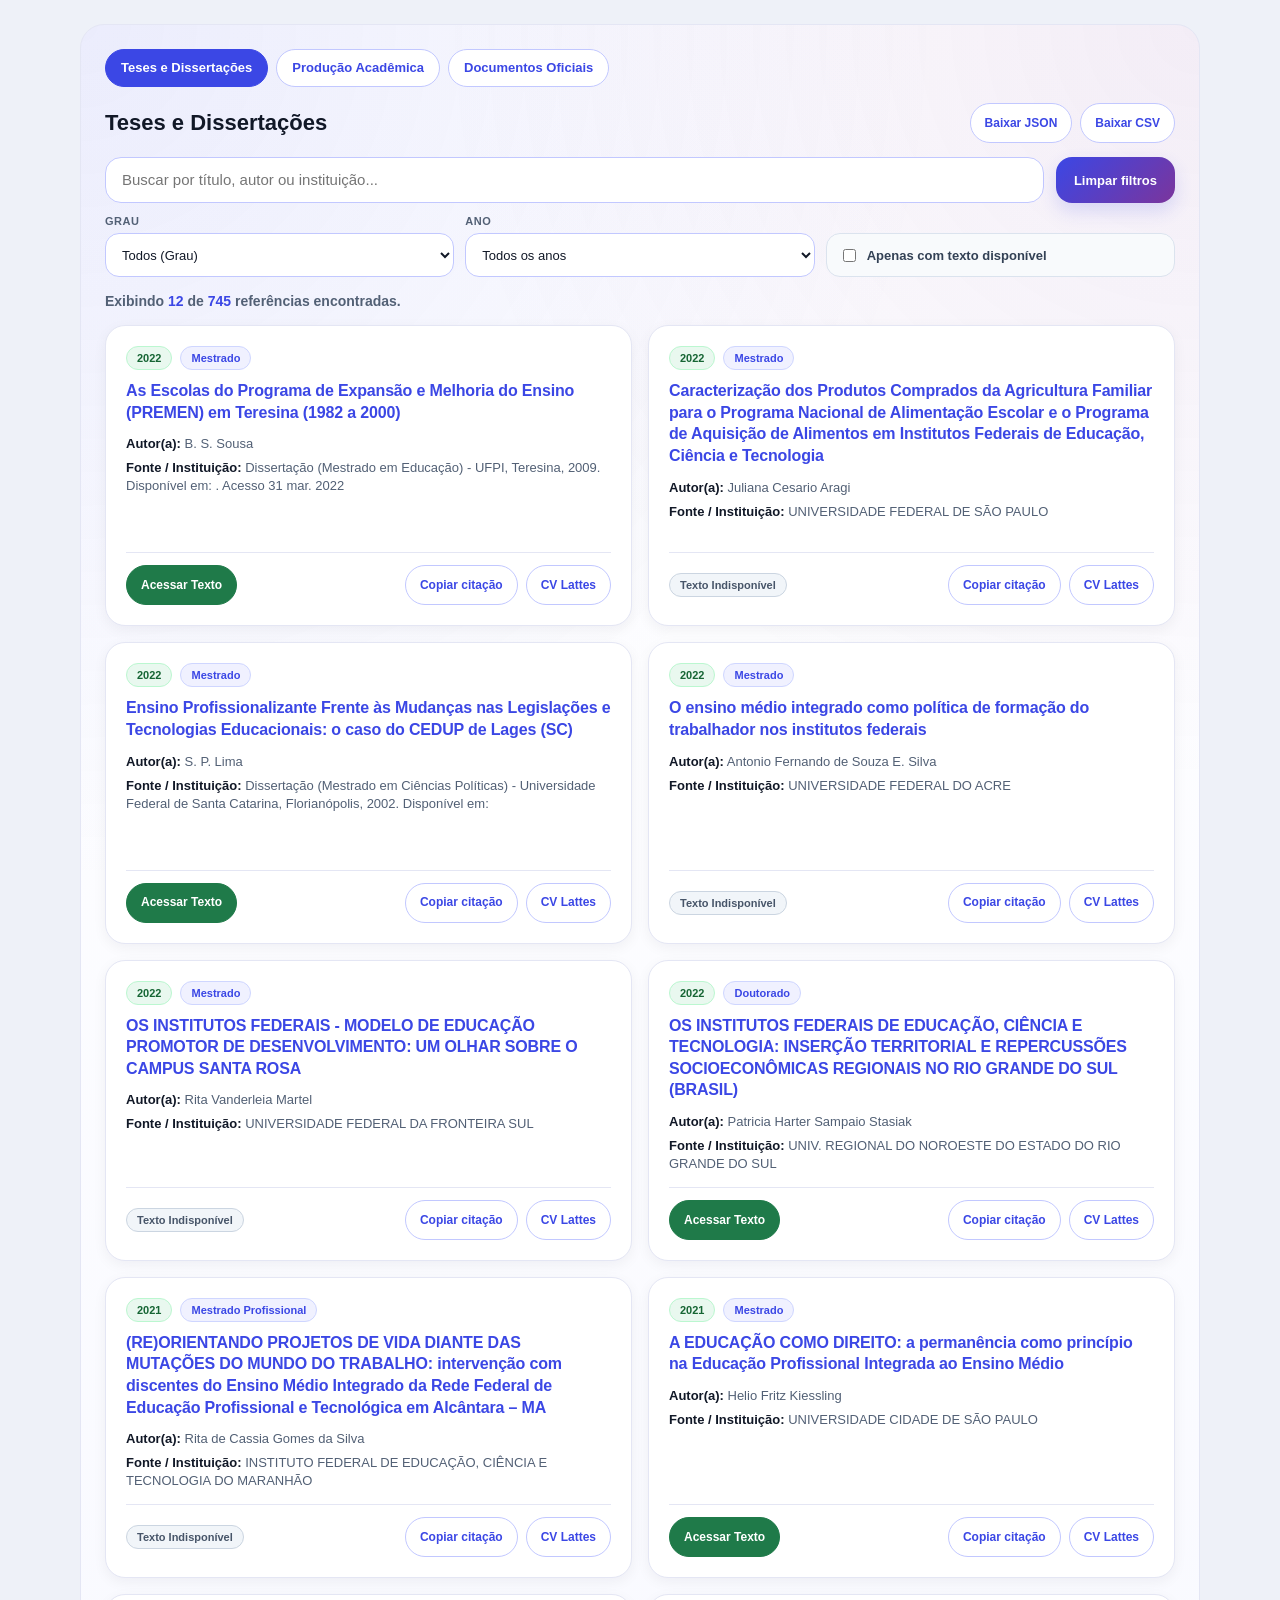
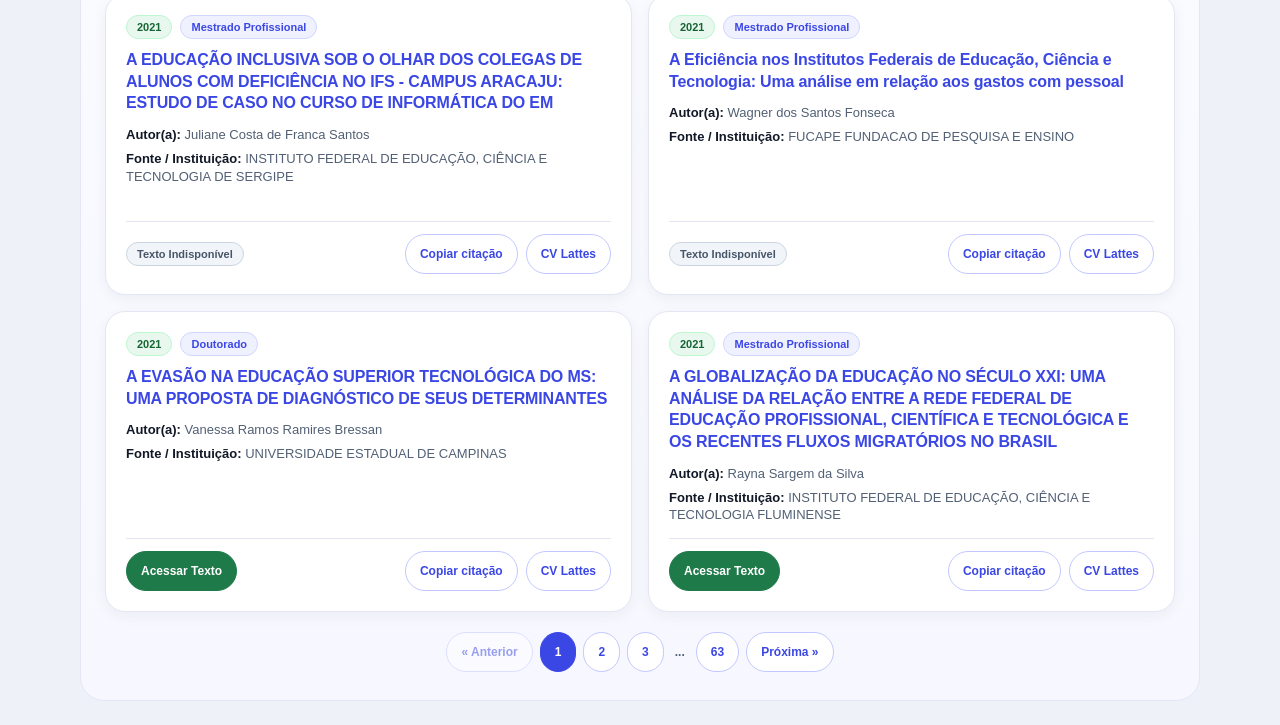
<file: index.html>
<!DOCTYPE html>
<html lang="pt-BR">
<head>
  <meta charset="utf-8">
  <meta name="viewport" content="width=device-width, initial-scale=1">
  <title>Vitrine Bibliográfica — LEME / EPT</title>
  <link rel="stylesheet" href="frontend/styles.css">
  <style>
    body {
      margin: 0;
      padding: 24px;
      background: #eef1f8;
      font-family: "Open Sans", "Segoe UI", Arial, sans-serif;
      color: #111827;
    }
    .preview-wrap {
      max-width: 1120px;
      margin: 0 auto;
    }
  </style>
</head>
<body>
  <main class="preview-wrap">
    <section
      id="vitrine-bib"
      data-mostrar-seletor="true"
      data-json-url="https://regi-lpf.github.io/references-parser/public/teses-dissertacoes.json"
      data-json-url-local="public/teses-dissertacoes.json"
      data-titulo="Teses e Dissertações"
      data-categoria-label="Grau"
    >
      <div id="vb-tabs" class="vb-tabs" role="tablist" aria-label="Selecionar coleção">
        <button type="button" class="vb-tab" data-vb-lista="teses-dissertacoes" data-json-url="https://regi-lpf.github.io/references-parser/public/teses-dissertacoes.json" data-json-url-local="public/teses-dissertacoes.json" data-titulo="Teses e Dissertações" data-categoria-label="Grau" aria-pressed="true">Teses e Dissertações</button>
        <button type="button" class="vb-tab" data-vb-lista="producao-academica" data-json-url="https://regi-lpf.github.io/references-parser/public/producao-academica.json" data-json-url-local="public/producao-academica.json" data-titulo="Produção Acadêmica" data-categoria-label="Tipo" aria-pressed="false">Produção Acadêmica</button>
        <button type="button" class="vb-tab" data-vb-lista="documentos-oficiais" data-json-url="https://regi-lpf.github.io/references-parser/public/documentos-oficiais.json" data-json-url-local="public/documentos-oficiais.json" data-titulo="Documentos Oficiais e Legislação" data-categoria-label="Tipo" aria-pressed="false">Documentos Oficiais</button>
      </div>
      <div class="vb-header">
        <h2 id="vb-title" class="vb-title">Teses e Dissertações</h2>
        <div class="vb-toolbar-actions">
          <a id="vb-download-json" href="public/teses-dissertacoes.json" download class="vb-btn">Baixar JSON</a>
          <button type="button" id="vb-download-csv" class="vb-btn">Baixar CSV</button>
        </div>
      </div>
      <div class="vb-search-row">
        <input type="search" id="vb-search" class="vb-search" placeholder="Buscar por título, autor ou instituição..." aria-label="Buscar referências">
        <button type="button" id="vb-clear" class="vb-clear">Limpar filtros</button>
      </div>
      <div class="vb-filters">
        <div class="vb-field">
          <label id="vb-categoria-label" for="vb-filter-categoria">Grau</label>
          <select id="vb-filter-categoria" aria-label="Filtrar por grau">
            <option value="">Todos</option>
          </select>
        </div>
        <div class="vb-field">
          <label for="vb-filter-ano">Ano</label>
          <select id="vb-filter-ano" aria-label="Filtrar por ano">
            <option value="">Todos os anos</option>
          </select>
        </div>
        <label class="vb-toggle" for="vb-only-available">
          <input type="checkbox" id="vb-only-available">
          <span>Apenas com texto disponível</span>
        </label>
      </div>
      <div class="vb-toolbar">
        <div id="vb-stats" class="vb-count" aria-live="polite">Carregando acervo...</div>
      </div>
      <div id="vb-live-feedback" class="vb-sr-only" aria-live="polite"></div>
      <div id="vb-grid" class="vb-results"></div>
      <nav id="vb-pagination" class="vb-pagination" aria-label="Paginação"></nav>
    </section>
  </main>
  <script src="frontend/app.js"></script>
</body>
</html>
</file>
<file: frontend/styles.css>
#vitrine-bib {
  --vb-primary: #3b47e5;
  --vb-secondary: #7b359c;
  --vb-primary-soft: #f0f1ff;
  --vb-green: #1f7a49;
  --vb-green-soft: #e9f8ef;
  --vb-green-text: #166534;
  --vb-card: #ffffff;
  --vb-bg: #f7f8ff;
  --vb-border: #e4e6f4;
  --vb-border-strong: #c2c8ff;
  --vb-text: #111827;
  --vb-muted: #526075;
  --vb-shadow-soft: 0 4px 14px rgba(15, 23, 42, 0.05);
  font-family: "Open Sans", "Segoe UI", Arial, sans-serif;
  color: var(--vb-text);
  background: radial-gradient(circle at top left, rgba(59, 71, 229, 0.10), transparent 34%), radial-gradient(circle at top right, rgba(123, 53, 156, 0.09), transparent 30%), linear-gradient(180deg, #ffffff, var(--vb-bg));
  border: 1px solid var(--vb-border);
  border-radius: 24px;
  padding: 24px;
  box-sizing: border-box;
  overflow: clip;
  scroll-behavior: smooth;
  text-align: left;
}
#vitrine-bib * {
  box-sizing: border-box;
}
#vitrine-bib button,
#vitrine-bib input,
#vitrine-bib select {
  font-family: inherit;
  text-transform: none;
  letter-spacing: normal;
}
#vitrine-bib h2,
#vitrine-bib h3,
#vitrine-bib p {
  text-transform: none;
}
#vitrine-bib :focus-visible {
  outline: 3px solid rgba(59, 71, 229, 0.45);
  outline-offset: 2px;
  border-radius: 10px;
}
#vitrine-bib .vb-tabs {
  display: flex;
  flex-wrap: wrap;
  gap: 8px;
  margin-bottom: 16px;
}
#vitrine-bib .vb-tabs[hidden] {
  display: none;
}
#vitrine-bib .vb-tab {
  border: 1px solid var(--vb-border-strong);
  border-radius: 999px;
  background: #ffffff;
  color: var(--vb-primary);
  padding: 8px 15px;
  font-size: 13px;
  font-weight: 800;
  line-height: 1.2;
  min-height: 38px;
  cursor: pointer;
  transition: background 0.15s ease, color 0.15s ease, border-color 0.15s ease;
}
#vitrine-bib .vb-tab:hover {
  background: var(--vb-primary-soft);
}
#vitrine-bib .vb-tab[aria-pressed="true"] {
  background: var(--vb-primary);
  color: #ffffff;
  border-color: var(--vb-primary);
}
#vitrine-bib .vb-header {
  display: flex;
  flex-wrap: wrap;
  justify-content: space-between;
  align-items: center;
  gap: 12px;
  margin-bottom: 14px;
}
#vitrine-bib .vb-title {
  margin: 0;
  font-size: 22px;
  font-weight: 800;
  color: var(--vb-text);
  line-height: 1.25;
}
#vitrine-bib .vb-toolbar-actions {
  display: flex;
  flex-wrap: wrap;
  gap: 8px;
}
#vitrine-bib .vb-btn,
#vitrine-bib .vb-page-btn {
  display: inline-flex;
  align-items: center;
  justify-content: center;
  gap: 6px;
  border: 1px solid var(--vb-border-strong);
  border-radius: 999px;
  background: #ffffff;
  color: var(--vb-primary);
  padding: 9px 14px;
  cursor: pointer;
  font-size: 12px;
  font-weight: 800;
  line-height: 1.2;
  min-height: 40px;
  margin: 0;
  text-decoration: none !important;
  box-shadow: none;
  transition: transform 0.15s ease, background 0.15s ease, border-color 0.15s ease, color 0.15s ease, box-shadow 0.15s ease;
}
#vitrine-bib .vb-btn:hover:not(:disabled),
#vitrine-bib .vb-page-btn:hover:not(:disabled) {
  background: var(--vb-primary-soft);
  transform: translateY(-1px);
  box-shadow: 0 6px 14px rgba(59, 71, 229, 0.12);
}
#vitrine-bib .vb-btn.is-primary {
  background: var(--vb-green);
  border-color: var(--vb-green);
  color: #ffffff !important;
}
#vitrine-bib .vb-btn.is-primary:hover:not(:disabled) {
  background: #176039;
  color: #ffffff !important;
}
#vitrine-bib .vb-btn.is-copied {
  background: var(--vb-green-soft);
  border-color: #86efac;
  color: var(--vb-green-text);
}
#vitrine-bib .vb-page-btn.is-active {
  background: var(--vb-primary);
  color: #ffffff;
  border-color: var(--vb-primary);
}
#vitrine-bib .vb-page-btn.is-active:hover:not(:disabled) {
  background: #2f3bd4;
  color: #ffffff;
}
#vitrine-bib .vb-btn:disabled,
#vitrine-bib .vb-page-btn:disabled {
  opacity: 0.5;
  cursor: not-allowed;
  transform: none;
  box-shadow: none;
}
#vitrine-bib .vb-search-row {
  display: grid;
  grid-template-columns: 1fr auto;
  gap: 12px;
  margin: 12px 0;
}
#vitrine-bib .vb-search {
  width: 100%;
  border: 1px solid var(--vb-border-strong);
  border-radius: 16px;
  padding: 12px 16px;
  font-size: 15px;
  line-height: 1.35;
  color: var(--vb-text);
  outline: none;
  background: #ffffff;
  min-height: 46px;
  margin: 0;
}
#vitrine-bib .vb-search:focus {
  border-color: var(--vb-primary);
  box-shadow: 0 0 0 4px rgba(59, 71, 229, 0.14);
}
#vitrine-bib .vb-clear {
  border: none;
  border-radius: 16px;
  padding: 0 18px;
  min-height: 46px;
  margin: 0;
  background: linear-gradient(135deg, var(--vb-primary), var(--vb-secondary));
  color: #ffffff;
  font-size: 13px;
  font-weight: 800;
  cursor: pointer;
  box-shadow: 0 8px 18px rgba(59, 71, 229, 0.16);
}
#vitrine-bib .vb-filters {
  display: grid;
  grid-template-columns: repeat(3, minmax(0, 1fr));
  gap: 11px;
  align-items: end;
}
#vitrine-bib .vb-field label {
  display: block;
  font-size: 11px;
  font-weight: 800;
  color: var(--vb-muted);
  margin: 0 0 6px;
  text-transform: uppercase;
  letter-spacing: 0.045em;
}
#vitrine-bib .vb-field select {
  width: 100%;
  border: 1px solid var(--vb-border-strong);
  border-radius: 14px;
  padding: 10px 12px;
  background: #ffffff;
  color: var(--vb-text);
  font-size: 13px;
  line-height: 1.3;
  outline: none;
  min-height: 44px;
  margin: 0;
}
#vitrine-bib .vb-toggle {
  display: inline-flex;
  align-items: center;
  gap: 8px;
  min-height: 44px;
  border-radius: 14px;
  padding: 8px 12px;
  font-size: 13px;
  font-weight: 700;
  background: #f8fafc;
  border: 1px solid #dbe3ee;
  color: #334155;
  cursor: pointer;
}
#vitrine-bib .vb-toolbar {
  display: flex;
  justify-content: space-between;
  align-items: center;
  gap: 12px;
  margin: 16px 0;
  flex-wrap: wrap;
}
#vitrine-bib .vb-count {
  font-size: 14px;
  color: var(--vb-muted);
  font-weight: 700;
}
#vitrine-bib .vb-count strong {
  color: var(--vb-primary);
}
#vitrine-bib .vb-results {
  display: grid;
  grid-template-columns: repeat(2, minmax(0, 1fr));
  gap: 16px;
  align-items: stretch;
  grid-auto-rows: 1fr;
}
#vitrine-bib .vb-card {
  min-height: 280px;
  height: 100%;
  background: var(--vb-card);
  border: 1px solid var(--vb-border);
  border-radius: 20px;
  padding: 20px;
  box-shadow: var(--vb-shadow-soft);
  transition: transform 0.15s ease, box-shadow 0.15s ease, border-color 0.15s ease;
  display: flex;
  flex-direction: column;
}
#vitrine-bib .vb-card:hover {
  transform: translateY(-2px);
  box-shadow: 0 12px 26px rgba(15, 23, 42, 0.09);
  border-color: rgba(59, 71, 229, 0.38);
}
#vitrine-bib .vb-badges {
  display: flex;
  flex-wrap: wrap;
  gap: 8px;
  margin: 0 0 10px;
}
#vitrine-bib .vb-badge {
  display: inline-flex;
  align-items: center;
  border-radius: 999px;
  padding: 5px 10px;
  font-size: 11px;
  font-weight: 800;
  background: var(--vb-primary-soft);
  color: var(--vb-primary);
  border: 1px solid #cfd6ff;
  max-width: 100%;
  overflow: hidden;
  text-overflow: ellipsis;
  white-space: nowrap;
}
#vitrine-bib .vb-badge.green {
  background: var(--vb-green-soft);
  color: var(--vb-green-text);
  border-color: #bbf7d0;
}
#vitrine-bib .vb-badge.pending {
  background: #f1f5f9;
  color: #475569;
  border-color: #cbd5e1;
}
#vitrine-bib .vb-card-title {
  margin: 0 0 12px;
  color: var(--vb-primary);
  font-size: 16px;
  line-height: 1.35;
  font-weight: 800;
  letter-spacing: -0.01em;
}
#vitrine-bib .vb-meta {
  display: grid;
  gap: 6px;
  margin: 0 0 14px;
  color: var(--vb-muted);
  font-size: 13px;
  line-height: 1.38;
}
#vitrine-bib .vb-meta b {
  color: var(--vb-text);
}
#vitrine-bib .vb-card-footer {
  display: flex;
  align-items: center;
  justify-content: space-between;
  gap: 8px;
  flex-wrap: wrap;
  margin-top: auto;
  padding-top: 12px;
  border-top: 1px solid var(--vb-border);
}
#vitrine-bib .vb-card-actions {
  display: flex;
  align-items: center;
  gap: 8px;
  flex-wrap: wrap;
}
#vitrine-bib .vb-empty {
  grid-column: 1 / -1;
  background: #ffffff;
  border: 1px dashed var(--vb-border-strong);
  border-radius: 20px;
  padding: 32px;
  text-align: center;
  color: var(--vb-muted);
  font-weight: 700;
}
#vitrine-bib .vb-empty p {
  margin: 0 0 14px;
}
#vitrine-bib .vb-pagination {
  display: flex;
  justify-content: center;
  align-items: center;
  gap: 7px;
  flex-wrap: wrap;
  margin: 20px 0 4px;
}
#vitrine-bib .vb-pagination-ellipsis {
  color: var(--vb-muted);
  font-size: 12px;
  font-weight: 700;
  padding: 0 4px;
}
#vitrine-bib .vb-sr-only {
  position: absolute;
  width: 1px;
  height: 1px;
  padding: 0;
  margin: -1px;
  overflow: hidden;
  clip: rect(0, 0, 0, 0);
  white-space: nowrap;
  border: 0;
}
@media (max-width: 1024px) {
  #vitrine-bib .vb-filters {
    grid-template-columns: repeat(2, minmax(0, 1fr));
  }
  #vitrine-bib .vb-results {
    grid-template-columns: 1fr;
  }
}
@media (max-width: 720px) {
  #vitrine-bib {
    padding: 16px;
    border-radius: 18px;
  }
  #vitrine-bib .vb-search-row,
  #vitrine-bib .vb-filters {
    grid-template-columns: 1fr;
  }
  #vitrine-bib .vb-results {
    grid-auto-rows: auto;
  }
  #vitrine-bib .vb-card {
    min-height: 0;
  }
}
@media (prefers-reduced-motion: reduce) {
  #vitrine-bib,
  #vitrine-bib * {
    scroll-behavior: auto !important;
    transition: none !important;
    animation: none !important;
  }
}
</file>
